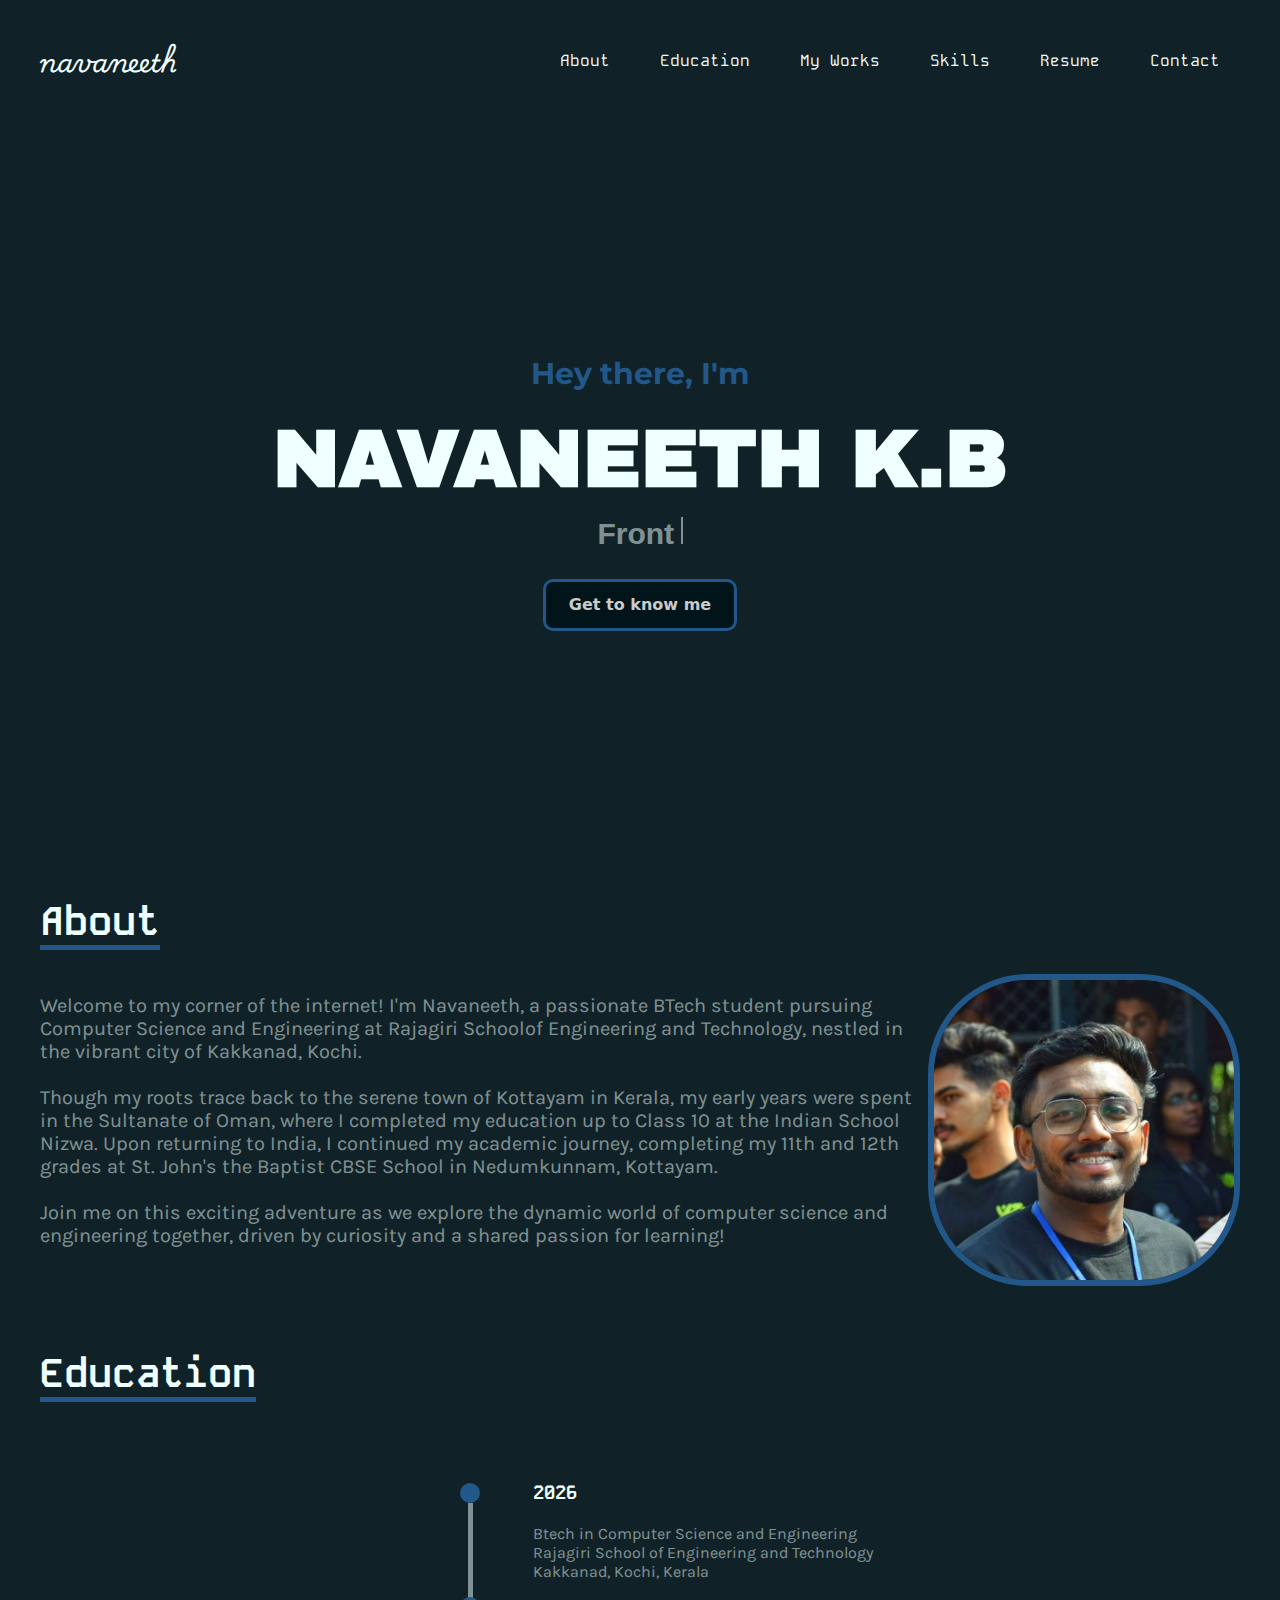
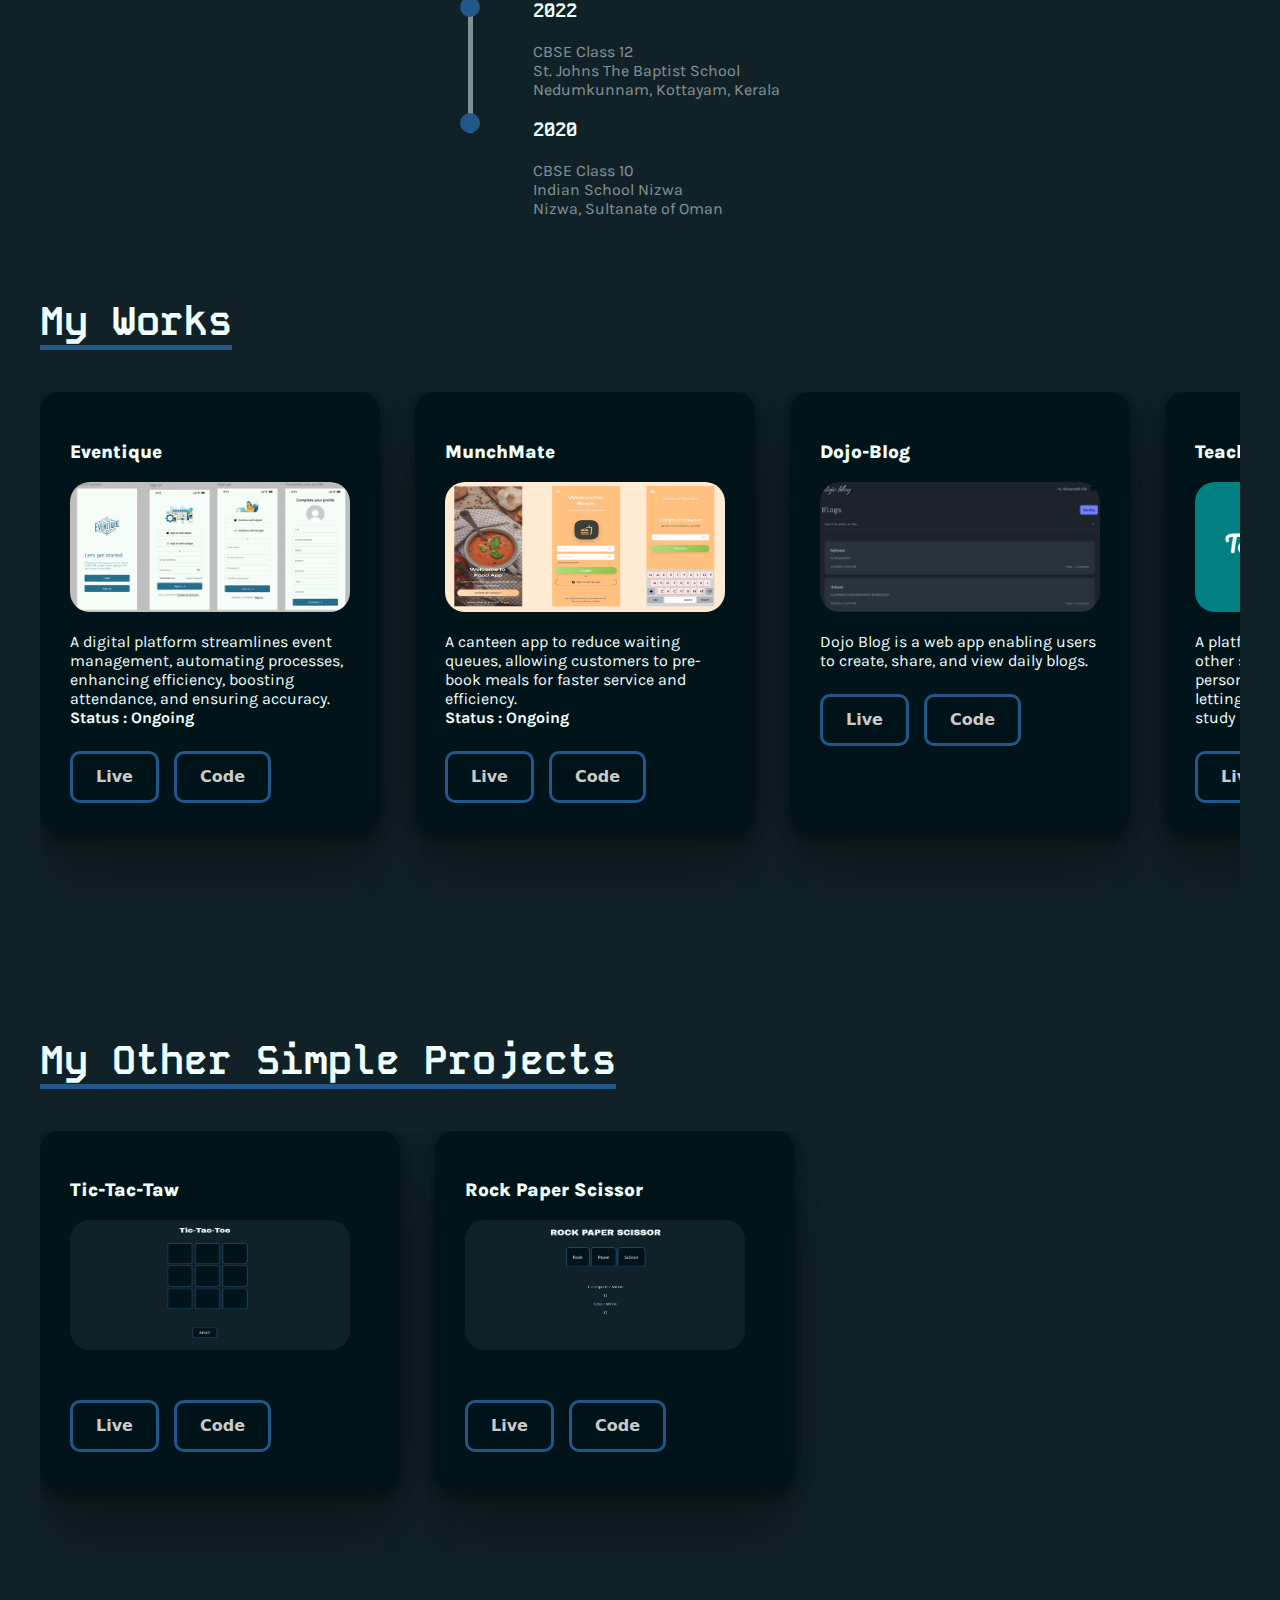
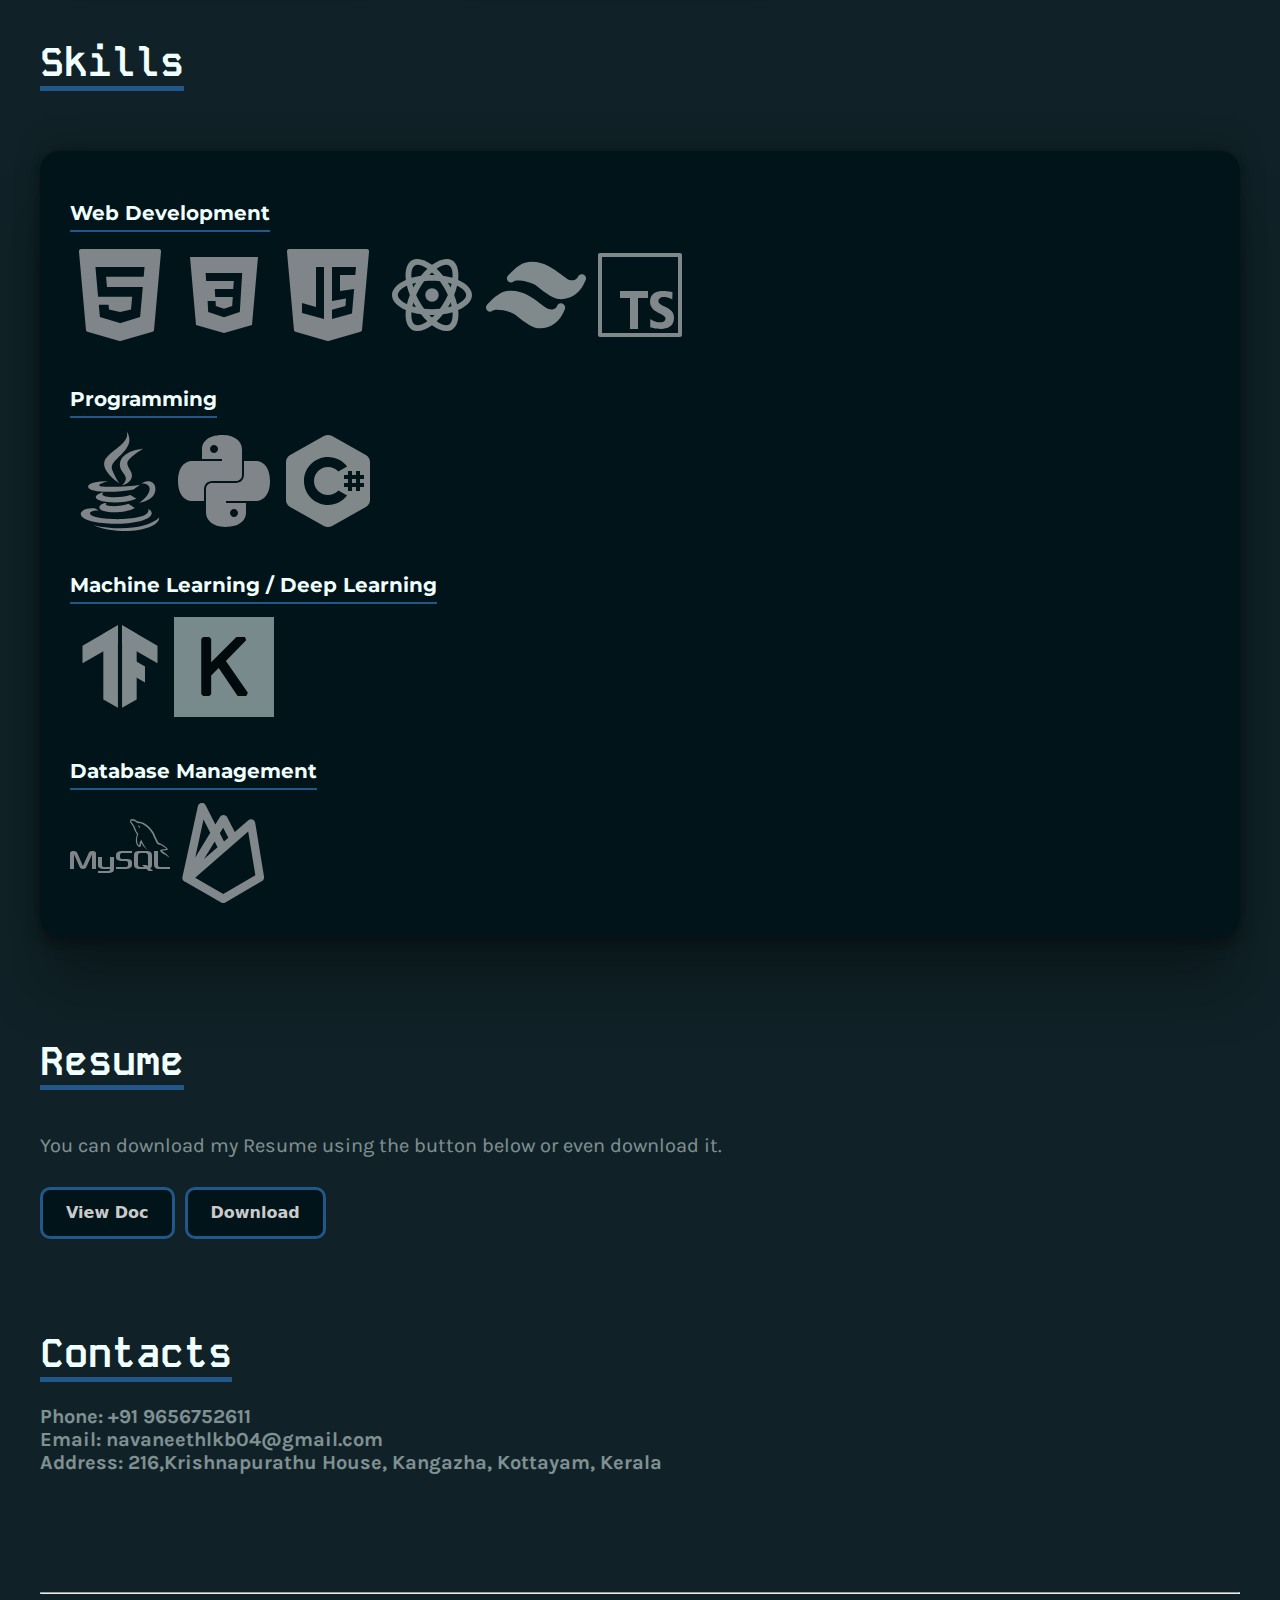
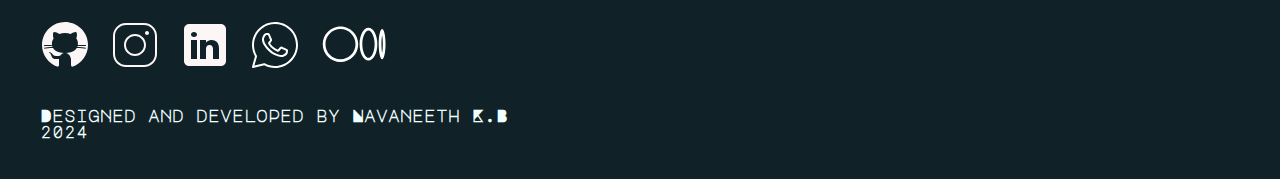
<file: index.html>
<!DOCTYPE html>
<html lang="en">
<head>
    <meta charset="UTF-8">
    <meta name="viewport" content="width=device-width, initial-scale=1.0">
    <title>Portfolio</title>

    <script>
        function repoPrivate() {
            alert("Sorry, this repository is private");
        }
    </script>

    <link rel="preconnect" href="https://fonts.googleapis.com">
<link rel="preconnect" href="https://fonts.gstatic.com" crossorigin>
<link href="https://fonts.googleapis.com/css2?family=Playwrite+CU:wght@100..400&display=swap" rel="stylesheet">
    <link rel="preconnect" href="https://fonts.googleapis.com">
<link rel="preconnect" href="https://fonts.gstatic.com" crossorigin>
<link href="https://fonts.googleapis.com/css2?family=Karla:ital,wght@0,200..800;1,200..800&family=Kode+Mono:wght@400..700&family=Press+Start+2P&family=Rubik+Glitch+Pop&family=Urbanist:ital,wght@0,100..900;1,100..900&display=swap" rel="stylesheet">
    <link href="https://db.onlinewebfonts.com/c/b10849c899982654fae3f01d02269043?family=Emulogic" rel="stylesheet">
    <link rel="preconnect" href="https://fonts.googleapis.com">
<link rel="preconnect" href="https://fonts.gstatic.com" crossorigin>
<link href="https://fonts.googleapis.com/css2?family=Karla:ital,wght@0,200..800;1,200..800&family=Kode+Mono:wght@400..700&family=Rubik+Glitch+Pop&family=Urbanist:ital,wght@0,100..900;1,100..900&display=swap" rel="stylesheet">
    <link rel="preconnect" href="https://fonts.googleapis.com">
<link rel="preconnect" href="https://fonts.gstatic.com" crossorigin>
<link href="https://fonts.googleapis.com/css2?family=Kode+Mono:wght@400..700&family=Rubik+Glitch+Pop&display=swap" rel="stylesheet">
    <link rel="preconnect" href="https://fonts.googleapis.com">
<link rel="preconnect" href="https://fonts.gstatic.com" crossorigin>
<link href="https://fonts.googleapis.com/css2?family=Rubik+Glitch+Pop&display=swap" rel="stylesheet">
<link rel="preconnect" href="https://fonts.googleapis.com">
<link rel="preconnect" href="https://fonts.gstatic.com" crossorigin>
<link href="https://fonts.googleapis.com/css2?family=Karla:ital,wght@0,200..800;1,200..800&family=Kode+Mono:wght@400..700&family=Rubik+Glitch+Pop&display=swap" rel="stylesheet">
    <link rel="preconnect" href="https://fonts.googleapis.com">
<link rel="preconnect" href="https://fonts.gstatic.com" crossorigin>
<link href="https://fonts.googleapis.com/css2?family=Montserrat:wght@200&family=Pacifico&family=Protest+Strike&display=swap" rel="stylesheet">
<link rel="preconnect" href="https://fonts.googleapis.com">
<link rel="preconnect" href="https://fonts.gstatic.com" crossorigin>
<link href="https://fonts.googleapis.com/css2?family=Archivo+Black&display=swap" rel="stylesheet">
<link rel="preconnect" href="https://fonts.googleapis.com">
<link rel="preconnect" href="https://fonts.gstatic.com" crossorigin>
<link href="https://fonts.googleapis.com/css2?family=Archivo+Black&family=Montserrat:ital,wght@0,100..900;1,100..900&display=swap" rel="stylesheet">
<link rel="preconnect" href="https://fonts.googleapis.com">
<link rel="preconnect" href="https://fonts.gstatic.com" crossorigin>
<link href="https://fonts.googleapis.com/css2?family=Major+Mono+Display&display=swap" rel="stylesheet">


    <link rel="stylesheet" href="index.css">

    
    
</head>
<body>
    <br>
    <div id="header">
        <div id="logo">
            <p id="text"> 
                navaneeth
            </p>
        </div>
        <div id="buttons">
            <a id="bt1" class="kodo" href="#aboutPointer">
                About 
            </a>
            <a  id="bt2" class="kodo" href="#eduPointer">
                Education
            </a>
            <a  id="bt3" class="kodo" href="#workPointer">
                My Works
            </a>
            <a  id="bt4" class="kodo" href="#skillsPointer">
                Skills
            </a>
            <a  id="bt5" class="kodo" href="#resumePointer">
                Resume
            </a>
            <a  id="bt6" class="kodo" href="#contactPointer">
                Contact
            </a>
        </div>
    </div>
    <div id="hero">
        <h1 id="hey">Hey there, I'm</h1>
        <h1 id="title">NAVANEETH K.B</h1>
        <div id="spanbar">
            <span id="typing-text"></span>
            <span id="cursor"></span>

            <script>
                const typingText = document.getElementById('typing-text');
                const cursor = document.getElementById('cursor');
                const words = ["Front-End Web Developer", "Undergrad", "Student","Engineer"]; // Replace with your desired words
                let currentWordIndex = 0;

                function typeWriter() {
                const word = words[currentWordIndex % words.length];
                let i = 0;
                let speed = 150; // Increased typing speed
                const typing = setInterval(() => {
                    if (i < word.length) {
                    typingText.textContent += word[i];
                    i++;
                    } else {
                    clearInterval(typing);
                    backspace(word);
                    }
                }, speed);
                }

                function backspace(word) {
                let i = word.length - 1;
                let speed = 130; // Increased backspacing speed
                const backspacing = setInterval(() => {
                    if (i >= 0) {
                    typingText.textContent = typingText.textContent.slice(0, -1);
                    i--;
                    } else {
                    clearInterval(backspacing);
                    currentWordIndex++;
                    typeWriter();
                    }
                }, speed);
                }

                typeWriter();
            </script>
        </div>
        <br>
        <a id="download" href="#aboutPointer">
            Get to know me
        </a>
    </div>
    <br>
    <br>
    <div id="aboutPointer"></div>
    <div id="about">
        <h1 class="kodo" id="sub_head">About</h1>
        <div id="about_content">
            <p id="about_para">
                Welcome to my corner of the internet! I'm Navaneeth, a passionate BTech student pursuing Computer Science and Engineering at Rajagiri Schoolof Engineering and Technology, nestled in the vibrant city of Kakkanad, Kochi. 
                <br><br>Though my roots trace back to the serene town of Kottayam in Kerala, my early years were spent in the Sultanate of Oman, where I completed my education up to Class 10 at the Indian School Nizwa. Upon returning to India, I continued my academic journey, completing my 11th and 12th grades at St. John's the Baptist CBSE School in Nedumkunnam, Kottayam. 
                <br><br>Join me on this exciting adventure as we explore the dynamic world of computer science and engineering together, driven by curiosity and a shared passion for learning!
            </p>
            <img src="IMG-20231217-WA0121-01.jpeg.jpg" alt="" id="img">
        </div>
    </div>
    <br>
    <br>
    <div id="eduPointer"></div>
    <div id="edu">
        <h1 class="kodo" id="sub_head">Education</h1>
        <br>
        <br>
        <div id="edu_content">
            <div id="line">
                <div class="vertical_line"></div>
                <div class="dot" id="dot1"></div>
                <div class="dot" id="dot2"></div>
                <div class="dot" id="dot3"></div>
            </div>
            <div id="edu_info">
                <div id="edu1">
                    <h3 id="edu_yr" class="kodo">2026</h3>
                    <div id="edu_details">
                        <p>Btech in Computer Science and Engineering
                            <br>Rajagiri School of Engineering and Technology
                            <br>Kakkanad, Kochi, Kerala
                        </p>
                    </div>
                </div>
                <div id="edu2">
                    <h3 id="edu_yr" class="kodo">2022</h3>
                    <div id="edu_details">
                        <p>CBSE Class 12
                            <br>St. Johns The Baptist School
                            <br>Nedumkunnam, Kottayam, Kerala
                        </p>
                    </div>  
                </div>
                <div id="edu3">
                    <h3 id="edu_yr" class="kodo">2020</h3>
                    <div id="edu_details">
                        <p>CBSE Class 10
                            <br>Indian School Nizwa
                            <br>Nizwa, Sultanate of Oman
                        </p>
                    </div>
                </div>
            </div>
        </div>
    </div>
    <br>
    <br>
    <div id="workPointer"></div>
    <div id="my_works">
        
        <h1 id="sub_head" class="kodo">My Works</h1>
        <br>
        <div id="works_con">   
            <div id="works">
                <div id="work_info">
                    <h3 id="teach_title">
                        <b>Eventique</b>
                    </h3>
                    
                    <img src="eventique.png" alt="" id="work_img">
                    <p id="teach">
                        A digital platform streamlines event management, automating processes, enhancing efficiency, boosting attendance, and ensuring accuracy.
                        <br><b>Status : Ongoing</b>
                    </p>
                </div>
                <br>
                <br>
                <div id="works_buttons">
                    <a id="download" href="https://eventique.onrender.com/" >
                        Live
                    </a>
                    <a id="download" onclick="repoPrivate()" >
                        Code
                    </a>
                </div>
            </div>
            <div id="works">
                <div id="work_info">
                    <h3 id="teach_title">
                        <b>MunchMate</b>
                    </h3>
                    
                    <img src="Screenshot 2024-07-24 161007.png" alt="" id="work_img">
                    <p id="teach">
                        A canteen app to reduce waiting queues, allowing customers to pre-book meals for faster service and efficiency.
                        <br><b>Status : Ongoing</b>
                    </p>
                </div>
                <br>
                <br>
                <div id="works_buttons">
                    <a id="download" href="https://munch-mate1.web.app/home" >
                        Live
                    </a>
                    <a id="download" onclick="repoPrivate()">
                        Code
                    </a>
                </div>
            </div>
            <div id="works">
                <div id="work_info">
                    <h3 id="teach_title">
                        <b>Dojo-Blog</b>
                    </h3>
                    
                    <img src="dojo blog.png" alt="" id="work_img">
                    <p id="teach">
                        Dojo Blog is a web app enabling users to create, share, and view daily blogs.
                        
                    </p>
                </div>
                <br>
                <br>
                <div id="works_buttons">
                    <a id="download" href="https://dojo-blog-navaneeth-kbs-projects.vercel.app/" >
                        Live
                    </a>
                    <a id="download" href="https://github.com/navaneeth-kb/Dojo-Blog" >
                        Code
                    </a>
                </div>
            </div>
            <div id="works">
                <div id="work_info">
                    <h3 id="teach_title">
                        <b>Teach 'N Learn</b>
                    </h3>
                    
                    <img src="Picture1.png" alt="" id="work_img">
                    <p id="teach">
                        A platform that connects students to other students for a budget friendly personalized tutoring, while also letting them share and sell study materials.
                    </p>
                </div>
                <br>
                <br>
                <div id="works_buttons">
                    <a id="download" href="https://navaneeth-kb.github.io/Teach-NLearn/" >
                        Live
                    </a>
                    <a id="download" href="https://github.com/navaneeth-kb/Teach-NLearn" >
                        Code
                    </a>
                </div>
            </div>
            
            <div id="works">
                <div id="work_info">
                    <h3 id="teach_title">
                        <b>Retinal Image Segmentation</b>
                    </h3>
                    
                    <img src="Screenshot 2024-07-20 190950.png" alt="" id="work_img">
                    <p id="teach">
                        
                        A model segments retinal blood vessels, aiding early Alzheimer's detection and showcasing deep learning's potential to enhance medical diagnostics and outcomes.
                    </p>
                </div>
                <br>
                <br>
                <div id="works_buttons">
                    <a id="download" href="https://medium.com/@navaneethkb/segmentation-of-blood-vessels-from-retinal-images-014c99936fd6" >
                        Details
                    </a>
                    <a id="download" href="https://github.com/navaneeth-kb/Retina-Image-Segmentation" >
                        Code
                    </a>
                </div>
            </div>
        </div>
    </div>
    
    <br>
    <br>
    <div id="simple_projects">
        <h1 id="sub_head" class="kodo">My Other Simple Projects</h1>
        <br>
        <div id="works_con_s">         
            <div id="simple_works">
                <div id="work_info">
                    <h3 id="teach_title">
                        <b>Tic-Tac-Taw</b>
                    </h3>
                    
                    <img src="Screenshot 2024-07-24 140554.png" alt="" id="work_img">
                    
                </div>
                <br>
                <br>
                <br>
                <br>
                <div id="works_buttons">
                    <a id="download" href="https://navaneeth-kb.github.io/Tic-Tac-Toe/" >
                        Live
                    </a>
                    <a id="download" href="https://github.com/navaneeth-kb/Tic-Tac-Toe" >
                        Code
                    </a>
                </div>
            </div>
            <div id="simple_works">
                <div id="work_info">
                    <h3 id="teach_title">
                        <b>Rock Paper Scissor</b>
                    </h3>
                    
                    <img src="Screenshot 2024-07-24 131512.png" alt="" id="work_img">
                    
                </div>
                <br>
                <br>
                <br>
                <br>
                <div id="works_buttons">
                    <a id="download" href="https://navaneeth-kb.github.io/Rock-Paper-Scissor/" >
                        Live
                    </a>
                    <a id="download" href="https://github.com/navaneeth-kb/Rock-Paper-Scissor" >
                        Code
                    </a>
                </div>
            </div>
        </div>
    </div>
    <div id="skillsPointer"></div>
    <div id="skills">
        <h1 id="sub_head" class="kodo">Skills</h1>
        <br>
        <br>
        <div id="skills_content">
            <h3 id="skills_heading">Web Development</h3>
            <div>
                <svg xmlns="http://www.w3.org/2000/svg" x="0px" y="0px" width="100" height="100"  viewBox="0,0,256,256" opacity="0.5">
                    <g fill="#fcf6f6" fill-rule="nonzero" stroke="none" stroke-width="1" stroke-linecap="butt" stroke-linejoin="miter" stroke-miterlimit="10" stroke-dasharray="" stroke-dashoffset="0" font-family="none" font-weight="none" font-size="none" text-anchor="none" style="mix-blend-mode: normal"><g transform="scale(5.12,5.12)"><path d="M45.27344,2.32422c-0.1875,-0.20703 -0.45703,-0.32422 -0.73828,-0.32422h-39.07031c-0.28125,0 -0.55078,0.11719 -0.73828,0.32422c-0.19141,0.20703 -0.28516,0.48438 -0.25781,0.76563l3.51953,39.42578c0.03516,0.41406 0.32422,0.75781 0.72266,0.875l16.01172,4.57031c0.08594,0.02734 0.17969,0.03906 0.27344,0.03906c0.09375,0 0.18359,-0.01172 0.27344,-0.03906l16.02344,-4.57031c0.39844,-0.11719 0.68359,-0.46094 0.72266,-0.875l3.51563,-39.42578c0.02734,-0.28125 -0.06641,-0.55859 -0.25781,-0.76562zM36.84766,15.91797h-18.8125l0.44922,5.08984h17.91016l-1.34375,15.04297l-10.05859,3.03906l-0.09766,-0.03125l-9.94141,-3.01172l-0.54297,-6.12891h4.87109l0.21094,2.37891l5.55859,1.16406l5.45703,-1.16406l0.58203,-6.4375h-17.04297l-1.32422,-14.80469h24.55859z"></path></g></g>
                </svg>
                <svg xmlns="http://www.w3.org/2000/svg" x="0px" y="0px" width="100" height="100" viewBox="0,0,256,256" opacity="0.5">
                    <g fill="#fcf6f6" fill-rule="evenodd" stroke="none" stroke-width="1" stroke-linecap="butt" stroke-linejoin="miter" stroke-miterlimit="10" stroke-dasharray="" stroke-dashoffset="0" font-family="none" font-weight="none" font-size="none" text-anchor="none" style="mix-blend-mode: normal"><g transform="scale(5.12,5.12)"><path d="M42,6l-3,34l-14,4l-14,-4l-3,-34zM16.80078,28h4l0.09766,2.5l4.10156,1.39844l4.10156,-1.39844l0.29688,-4.5h-8.79687l-0.20312,-4h9.20313l0.29688,-4h-13.79687l-0.30078,-4h18.30078l-0.5,8l-0.70312,11.5l-7.89844,2.60156l-7.89844,-2.60156z"></path></g></g>
                </svg>
                <svg xmlns="http://www.w3.org/2000/svg" x="0px" y="0px" width="100" height="100" viewBox="0,0,256,256" opacity="0.5">
                    <g fill="#fcf6f6" fill-rule="nonzero" stroke="none" stroke-width="1" stroke-linecap="butt" stroke-linejoin="miter" stroke-miterlimit="10" stroke-dasharray="" stroke-dashoffset="0" font-family="none" font-weight="none" font-size="none" text-anchor="none" style="mix-blend-mode: normal"><g transform="scale(5.12,5.12)"><path d="M45.274,2.325c-0.19,-0.207 -0.457,-0.325 -0.738,-0.325h-39.072c-0.281,0 -0.548,0.118 -0.738,0.325c-0.19,0.207 -0.283,0.485 -0.258,0.764l3.52,39.427c0.037,0.412 0.324,0.759 0.722,0.873l16.01,4.573c0.089,0.025 0.182,0.038 0.274,0.038c0.092,0 0.185,-0.013 0.274,-0.038l16.024,-4.573c0.398,-0.114 0.685,-0.461 0.722,-0.873l3.518,-39.427c0.025,-0.279 -0.069,-0.557 -0.258,-0.764zM12,29.004l7,1.942v-19.946h4v26l-11,-3.051zM38.054,22l-1.054,12.25l-10,2.75v-4.601l6.75,-1.855l0.25,-3.75l-7,1.206v-17h12l-0.345,4h-7.655v8z"></path></g></g>
                </svg>
                <svg xmlns="http://www.w3.org/2000/svg" x="0px" y="0px" width="100" height="100" viewBox="0,0,256,256" opacity="0.5">
                    <g fill="#ffffff" fill-rule="nonzero" stroke="none" stroke-width="1" stroke-linecap="butt" stroke-linejoin="miter" stroke-miterlimit="10" stroke-dasharray="" stroke-dashoffset="0" font-family="none" font-weight="none" font-size="none" text-anchor="none" style="mix-blend-mode: normal"><g transform="scale(8.53333,8.53333)"><path d="M10.67969,4.18164c-0.611,0 -1.17769,0.13678 -1.67969,0.42578c-1.56887,0.90579 -2.16603,3.11312 -1.84961,5.86133c-2.53769,1.10008 -4.15039,2.71992 -4.15039,4.53125c0,1.81133 1.6127,3.43117 4.15039,4.53125c-0.31626,2.7481 0.28074,4.95554 1.84961,5.86133c0.501,0.289 1.06769,0.42578 1.67969,0.42578c1.30263,0 2.80816,-0.65377 4.32031,-1.77539c1.51228,1.12162 3.01964,1.77539 4.32227,1.77539c0.611,0 1.17769,-0.13678 1.67969,-0.42578c1.56886,-0.90579 2.16602,-3.11315 1.84961,-5.86133c2.53674,-1.10007 4.14844,-2.72031 4.14844,-4.53125c0,-1.81133 -1.6127,-3.43117 -4.15039,-4.53125c0.31626,-2.7481 -0.28074,-4.95554 -1.84961,-5.86133c-0.501,-0.29 -1.06769,-0.42578 -1.67969,-0.42578c-1.30263,0 -2.80816,0.65377 -4.32031,1.77539c-1.51224,-1.12162 -3.01814,-1.77539 -4.32031,-1.77539zM10.67969,5.93164c0.78163,0 1.81527,0.41561 2.9375,1.18555c-0.65982,0.62268 -1.30604,1.33074 -1.92774,2.11914c-1.00837,0.14459 -1.95911,0.35536 -2.83984,0.61914c-0.00473,-0.06108 -0.01593,-0.12517 -0.01953,-0.18555c-0.107,-1.78 0.28392,-3.10688 1.04492,-3.54687c0.225,-0.13 0.48769,-0.19141 0.80469,-0.19141zM19.32031,5.93164c0.316,0 0.57969,0.06141 0.80469,0.19141c0.761,0.439 1.15192,1.76687 1.04492,3.54688c-0.00363,0.06038 -0.01478,0.12447 -0.01953,0.18555c-0.88129,-0.26394 -1.83272,-0.47454 -2.8418,-0.61914c-0.62169,-0.78829 -1.26598,-1.49653 -1.92578,-2.11914c1.12215,-0.76981 2.15627,-1.18555 2.9375,-1.18555zM15,8.22852c0.27108,0.24674 0.54027,0.50752 0.8125,0.79297c-0.26978,-0.00906 -0.53813,-0.02148 -0.8125,-0.02148c-0.27371,0 -0.5414,0.01247 -0.81055,0.02148c0.27199,-0.28515 0.53972,-0.54647 0.81055,-0.79297zM15,10.75c0.82869,0 1.61413,0.04632 2.35938,0.12695c0.45449,0.61774 0.9024,1.27086 1.32227,1.99805c0.40243,0.69703 0.7583,1.41049 1.07227,2.125c-0.31401,0.71494 -0.66959,1.4295 -1.07227,2.12695c-0.41856,0.72509 -0.86536,1.374 -1.31836,1.99023c-0.77157,0.08442 -1.56306,0.13281 -2.36328,0.13281c-0.82869,0 -1.61413,-0.04632 -2.35937,-0.12695c-0.45449,-0.61774 -0.9024,-1.26891 -1.32227,-1.99609c-0.40267,-0.69745 -0.75816,-1.41201 -1.07226,-2.12695c0.31388,-0.71451 0.66983,-1.42797 1.07226,-2.125c0.41872,-0.72509 0.86525,-1.37595 1.31836,-1.99219c0.77157,-0.08442 1.56306,-0.13281 2.36328,-0.13281zM19.74609,11.29102c0.39675,0.09579 0.77816,0.19919 1.13672,0.31445c-0.08123,0.36705 -0.18058,0.74114 -0.29297,1.11914c-0.12868,-0.24147 -0.25347,-0.48371 -0.39258,-0.72461c-0.14313,-0.2478 -0.30202,-0.47044 -0.45117,-0.70898zM10.25195,11.29297c-0.14865,0.23781 -0.30655,0.46002 -0.44922,0.70703c-0.13907,0.24094 -0.26394,0.48311 -0.39258,0.72461c-0.11265,-0.37878 -0.21361,-0.75331 -0.29492,-1.12109c0.36514,-0.11537 0.7456,-0.21753 1.13672,-0.31055zM7.46875,12.24609c0.2107,0.88962 0.50298,1.81182 0.87891,2.75195c-0.37513,0.9379 -0.66618,1.85841 -0.87695,2.74609c-1.74147,-0.84094 -2.7207,-1.88777 -2.7207,-2.74414c0,-0.879 0.95188,-1.88073 2.54688,-2.67773c0.05444,-0.02724 0.11625,-0.04957 0.17188,-0.07617zM22.5293,12.25586c1.74147,0.84094 2.7207,1.88777 2.7207,2.74414c0,0.879 -0.95188,1.88073 -2.54687,2.67773c-0.05444,0.02723 -0.11625,0.04957 -0.17187,0.07617c-0.21082,-0.89014 -0.50071,-1.81321 -0.87695,-2.75391c0.37468,-0.93709 0.66441,-1.8572 0.875,-2.74414zM15,13c-1.105,0 -2,0.895 -2,2c0,1.105 0.895,2 2,2c1.105,0 2,-0.895 2,-2c0,-1.105 -0.895,-2 -2,-2zM9.41016,17.27539c0.12872,0.24156 0.25537,0.48362 0.39453,0.72461c0.14297,0.24762 0.30023,0.47061 0.44922,0.70898c-0.39675,-0.09579 -0.77816,-0.19919 -1.13672,-0.31445c0.08129,-0.36728 0.18048,-0.7409 0.29297,-1.11914zM20.58984,17.27734c0.11252,0.37842 0.21367,0.75171 0.29492,1.11914c-0.36514,0.11537 -0.7456,0.21753 -1.13672,0.31055c0.14865,-0.23781 0.30655,-0.46002 0.44922,-0.70703c0.13878,-0.24044 0.26418,-0.48166 0.39258,-0.72266zM8.84961,20.14453c0.88129,0.26394 1.83272,0.47454 2.8418,0.61914c0.62188,0.78867 1.26568,1.49826 1.92578,2.12109c-1.12215,0.76972 -2.15592,1.18555 -2.9375,1.18555c-0.316,0 -0.57969,-0.06336 -0.80469,-0.19336c-0.761,-0.439 -1.15192,-1.76492 -1.04492,-3.54492c0.00366,-0.06101 0.01472,-0.12578 0.01953,-0.1875zM21.15039,20.14453c0.00479,0.06172 0.01589,0.12649 0.01953,0.1875c0.107,1.78 -0.28392,3.10492 -1.04492,3.54492c-0.225,0.13 -0.48769,0.19336 -0.80469,0.19336c-0.78158,0 -1.81535,-0.4157 -2.9375,-1.18555c0.66015,-0.6229 1.30573,-1.33231 1.92773,-2.12109c1.00837,-0.14459 1.95911,-0.35536 2.83984,-0.61914zM14.1875,20.97852c0.26978,0.00906 0.53813,0.02148 0.8125,0.02148c0.27437,0 0.54272,-0.01242 0.8125,-0.02148c-0.27223,0.28545 -0.54142,0.54625 -0.8125,0.79297c-0.27108,-0.24674 -0.54027,-0.50752 -0.8125,-0.79297z"></path></g></g>
                </svg>
                <svg xmlns="http://www.w3.org/2000/svg" x="0px" y="0px" width="100" height="100" viewBox="0,0,256,256" opacity="0.5">
                    <g fill="#ffffff" fill-rule="nonzero" stroke="none" stroke-width="1" stroke-linecap="butt" stroke-linejoin="miter" stroke-miterlimit="10" stroke-dasharray="" stroke-dashoffset="0" font-family="none" font-weight="none" font-size="none" text-anchor="none" style="mix-blend-mode: normal"><g transform="scale(10.66667,10.66667)"><path d="M23.395,7.081c-0.488,-0.207 -1.053,-0.002 -1.29,0.472c-0.224,0.448 -0.523,0.723 -0.914,0.838c-0.612,0.183 -1.343,-0.052 -1.685,-0.253c-0.451,-0.265 -0.974,-0.667 -1.527,-1.092c-1.765,-1.358 -3.961,-3.046 -6.979,-3.046c-2.414,0 -3.654,1.239 -5.707,3.293c-0.391,0.391 -0.394,1.027 -0.003,1.417c0.38,0.382 0.99,0.394 1.382,0.03c0.01,-0.009 0.02,-0.019 0.03,-0.028c0.552,-0.426 4.03,-0.012 5.55,1.196c2.259,1.795 3.89,3.092 5.748,3.092c2.659,0 4.879,-1.741 5.94,-4.658c0.181,-0.498 -0.058,-1.051 -0.545,-1.261zM18.395,14.081c-0.488,-0.207 -1.053,-0.002 -1.29,0.472c-0.224,0.448 -0.523,0.723 -0.914,0.838c-0.612,0.18 -1.343,-0.052 -1.685,-0.253c-0.451,-0.265 -0.974,-0.667 -1.527,-1.092c-1.765,-1.358 -3.961,-3.046 -6.979,-3.046c-2.414,0 -3.654,1.239 -5.707,3.293c-0.391,0.391 -0.394,1.027 -0.003,1.417c0.38,0.382 0.991,0.395 1.383,0.03c0.01,-0.009 0.02,-0.019 0.03,-0.028c0.551,-0.426 4.031,-0.012 5.55,1.196c2.258,1.795 3.889,3.092 5.747,3.092c2.659,0 4.879,-1.741 5.94,-4.658c0.181,-0.498 -0.058,-1.051 -0.545,-1.261z"></path></g></g>
                </svg>
                <svg xmlns="http://www.w3.org/2000/svg" x="0px" y="0px" width="100" height="100" viewBox="0,0,256,256" opacity="0.5">
                    <g fill="#fefcfc" fill-rule="nonzero" stroke="none" stroke-width="1" stroke-linecap="butt" stroke-linejoin="miter" stroke-miterlimit="10" stroke-dasharray="" stroke-dashoffset="0" font-family="none" font-weight="none" font-size="none" text-anchor="none" style="mix-blend-mode: normal"><g transform="scale(5.12,5.12)"><path d="M5,4c-0.55226,0.00006 -0.99994,0.44774 -1,1v40c0.00006,0.55226 0.44774,0.99994 1,1h40c0.55226,-0.00006 0.99994,-0.44774 1,-1v-40c-0.00006,-0.55226 -0.44774,-0.99994 -1,-1zM6,6h38v38h-38zM15,23v3.44531h5v15.55469h4v-15.55469h5v-3.44531zM36.69141,23.00977c-3.11462,-0.0124 -6.67383,0.93145 -6.67383,5.31445c0,5.73 7.7207,5.73141 7.7207,8.31641c0,0.245 0.10391,2.02539 -2.62109,2.02539c-2.725,0 -4.99609,-1.71289 -4.99609,-1.71289v4.1582c0,0 11.88086,3.84273 11.88086,-4.82227c-0.001,-5.625 -7.79297,-5.34367 -7.79297,-8.13867c0,-1.083 0.76939,-2.0957 2.90039,-2.0957c2.131,0 4.01758,1.25781 4.01758,1.25781l0.14063,-3.70508c0,0 -2.15369,-0.58801 -4.57617,-0.59766z"></path></g></g>
                </svg>
            </div>
            <br>
            <div>
                <h3 id="skills_heading">Programming</h3>
                <svg xmlns="http://www.w3.org/2000/svg" x="0px" y="0px" width="100" height="100" viewBox="0,0,256,256" opacity="0.5">
                    <g fill="#fcf6f6" fill-rule="nonzero" stroke="none" stroke-width="1" stroke-linecap="butt" stroke-linejoin="miter" stroke-miterlimit="10" stroke-dasharray="" stroke-dashoffset="0" font-family="none" font-weight="none" font-size="none" text-anchor="none" style="mix-blend-mode: normal"><g transform="scale(5.12,5.12)"><path d="M28.1875,0c2.75,6.36328 -9.85937,10.29297 -11.03125,15.59375c-1.07422,4.87109 7.49219,10.53125 7.5,10.53125c-1.30078,-2.01562 -2.25781,-3.67578 -3.5625,-6.8125c-2.20703,-5.30469 13.44141,-10.10547 7.09375,-19.3125zM36.5625,8.8125c0,0 -11.0625,0.71094 -11.625,7.78125c-0.25,3.14844 2.91016,4.80469 3,7.09375c0.07422,1.87109 -1.875,3.4375 -1.875,3.4375c0,0 3.54688,-0.67578 4.65625,-3.53125c1.23047,-3.16797 -2.39844,-5.30859 -2.03125,-7.84375c0.35156,-2.42578 7.875,-6.9375 7.875,-6.9375zM19.1875,25.15625c0,0 -10.125,-0.14453 -10.125,2.71875c0,2.99219 13.25391,3.21484 22.71875,1.375c0,0 2.51563,-1.73047 3.1875,-2.375c-6.20312,1.26563 -20.34375,1.40625 -20.34375,0.3125c0,-1.00781 4.5625,-2.03125 4.5625,-2.03125zM38.65625,25.15625c-0.99219,0.07813 -2.0625,0.46094 -3.03125,1.15625c2.28125,-0.49219 4.21875,0.92188 4.21875,2.53125c0,3.625 -5.25,7.03125 -5.25,7.03125c0,0 8.125,-0.92187 8.125,-6.875c0,-2.70312 -1.87891,-4.01562 -4.0625,-3.84375zM16.75,30.71875c-1.55469,0 -3.875,1.21875 -3.875,2.375c0,2.32422 11.6875,4.11328 20.34375,0.71875l-3,-1.84375c-5.86719,1.87891 -16.67187,1.26563 -13.46875,-1.25zM18.1875,35.9375c-2.12891,0 -3.53125,1.28516 -3.53125,2.25c0,2.98438 12.71484,3.28516 17.75,0.25l-3.1875,-2.03125c-3.76172,1.58984 -13.20312,1.83203 -11.03125,-0.46875zM11.09375,38.625c-3.46875,-0.07031 -5.71875,1.48828 -5.71875,2.78125c0,6.875 35.5,6.55859 35.5,-0.46875c0,-1.16797 -1.34766,-1.73437 -1.84375,-2c2.90234,6.71875 -29.0625,6.18359 -29.0625,2.21875c0,-0.90234 2.35156,-1.76562 4.53125,-1.34375l-1.84375,-1.0625c-0.54297,-0.08203 -1.06641,-0.11328 -1.5625,-0.125zM44.625,43.25c-5.39844,5.11719 -19.07812,6.97266 -32.84375,3.8125c13.76172,5.63281 32.77734,2.47266 32.84375,-3.8125z"></path></g></g>
                </svg>
                <svg xmlns="http://www.w3.org/2000/svg" x="0px" y="0px" width="100" height="100" viewBox="0,0,256,256" opacity="0.5">
                    <g fill="#fcf6f6" fill-rule="nonzero" stroke="none" stroke-width="1" stroke-linecap="butt" stroke-linejoin="miter" stroke-miterlimit="10" stroke-dasharray="" stroke-dashoffset="0" font-family="none" font-weight="none" font-size="none" text-anchor="none" style="mix-blend-mode: normal"><g transform="scale(5.12,5.12)"><path d="M24.5,2c-8.69922,0 -10.5,4.49219 -10.5,7.09375v4.90625h10v1h-14.90625c-3.30078,0 -7.09375,2.60156 -7.09375,10c0,7.39844 3.79297,10 7.09375,10h5.90625v-6c0,-2.19922 1.80078,-4 4,-4h12c1.69922,0 3,-1.30078 3,-3v-12.90625c0,-3.5 -3.30078,-7.09375 -9.5,-7.09375zM20,7c1.10156,0 2,0.89844 2,2c0,1.10156 -0.89844,2 -2,2c-1.10156,0 -2,-0.89844 -2,-2c0,-1.10156 0.89844,-2 2,-2zM35,15v7c0,2.19922 -1.80078,4 -4,4h-12c-1.69922,0 -3,1.30078 -3,3v11.90625c0,3.5 3.30078,7.09375 9.5,7.09375c8.69922,0 10.5,-4.49219 10.5,-7.09375v-4.90625h-10v-1h14.90625c3.30078,0 7.09375,-2.60156 7.09375,-10c0,-7.39844 -3.79297,-10 -7.09375,-10zM30,39c1.10156,0 2,0.89844 2,2c0,1.10156 -0.89844,2 -2,2c-1.10156,0 -2,-0.89844 -2,-2c0,-1.10156 0.89844,-2 2,-2z"></path></g></g>
                </svg>
                <svg xmlns="http://www.w3.org/2000/svg" x="0px" y="0px" width="100" height="100" viewBox="0,0,256,256" opacity="0.5">
                    <g fill="#fffbfb" fill-rule="nonzero" stroke="none" stroke-width="1" stroke-linecap="butt" stroke-linejoin="miter" stroke-miterlimit="10" stroke-dasharray="" stroke-dashoffset="0" font-family="none" font-weight="none" font-size="none" text-anchor="none" style="mix-blend-mode: normal"><g transform="scale(5.12,5.12)"><path d="M25,2c-0.71484,0 -1.42969,0.17969 -2.06641,0.53906l-16.84375,9.46484c-1.28906,0.72266 -2.08984,2.07813 -2.08984,3.53125v18.92969c0,1.45313 0.80078,2.80859 2.08984,3.53125l16.84375,9.46484c0.63672,0.35938 1.35156,0.53906 2.06641,0.53906c0.71484,0 1.42969,-0.17969 2.06641,-0.53906l16.84375,-9.46094c1.28906,-0.72656 2.08984,-2.08203 2.08984,-3.53516v-18.92969c0,-1.45312 -0.80078,-2.80859 -2.08984,-3.53125l-16.84375,-9.46484c-0.63672,-0.35937 -1.35156,-0.53906 -2.06641,-0.53906zM25,13c3.78125,0 7.27734,1.75391 9.54297,4.73828l-4.38281,2.53906c-1.31641,-1.44141 -3.1875,-2.27734 -5.16016,-2.27734c-3.85937,0 -7,3.14063 -7,7c0,3.85938 3.14063,7 7,7c1.97266,0 3.84375,-0.83594 5.16016,-2.27734l4.38281,2.53906c-2.26562,2.98438 -5.76172,4.73828 -9.54297,4.73828c-6.61719,0 -12,-5.38281 -12,-12c0,-6.61719 5.38281,-12 12,-12zM35,20h2v2h2v-2h2v2h2v2h-2v2h2v2h-2v2h-2v-2h-2v2h-2v-2h-2v-2h2v-2h-2v-2h2zM37,24v2h2v-2z"></path></g></g>
                </svg>
            </div>
            <br>
            <div>
                <h3 id="skills_heading">Machine Learning / Deep Learning</h3>
                <svg xmlns="http://www.w3.org/2000/svg" x="0px" y="0px" width="100" height="100" viewBox="0,0,256,256" opacity="0.5">
                    <g fill="#ffffff" fill-rule="nonzero" stroke="none" stroke-width="1" stroke-linecap="butt" stroke-linejoin="miter" stroke-miterlimit="10" stroke-dasharray="" stroke-dashoffset="0" font-family="none" font-weight="none" font-size="none" text-anchor="none" style="mix-blend-mode: normal"><g transform="scale(5.33333,5.33333)"><path d="M16,39.609l7,4v-39.609l-7,4z"></path><path d="M23,12.433l-17,9.817v-8.5l17,-9.817z"></path><path d="M32,39.609l-7,4v-39.609l7,4z"></path><path d="M25,12.433l17,9.817v-8.5l-17,-9.817z"></path><path d="M29,19.732v7.633l7,4.042v-7.632z"></path></g></g>
                </svg>
                <svg xmlns="http://www.w3.org/2000/svg" opacity="0.5" viewBox="0 0 364.66507 364.66507" height="100" width="100">
                    <path fill="azure" d="M0 0h364.665v364.665H0z"/><path d="M135.592 281.48v-67.7l27.49-27.404 68.963 101.91 31.587.248 5.832-11.905-80.248-116.415 73.876-75.108-4.09-11.909H227.48l-91.888 91.863V80.21l-6.717-7.013H106.06l-6.718 7.012v200.976l7.075 7.19 21.985-.088z" />
                </svg>
            </div>
            <br>
            <div>
                <h3 id="skills_heading">Database Management</h3>
                <svg xmlns="http://www.w3.org/2000/svg" x="0px" y="0px" width="100" height="100" viewBox="0,0,256,256" opacity="0.5">
                    <g fill="#fcf6f6" fill-rule="nonzero" stroke="none" stroke-width="1" stroke-linecap="butt" stroke-linejoin="miter" stroke-miterlimit="10" stroke-dasharray="" stroke-dashoffset="0" font-family="none" font-weight="none" font-size="none" text-anchor="none" style="mix-blend-mode: normal"><g transform="scale(5.12,5.12)"><path d="M31.16797,8c-0.46875,-0.01172 -0.87891,0.16797 -1.08984,0.6875c-0.35937,0.87109 0.53516,1.72266 0.85547,2.16797c0.22266,0.30859 0.51172,0.65625 0.67188,1.00391c0.10547,0.23047 0.12109,0.46094 0.21094,0.70313c0.22266,0.59766 0.57813,1.27734 0.86328,1.83203c0.14453,0.28125 0.30469,0.57422 0.48828,0.82422c0.11328,0.15234 0.30469,0.22266 0.33594,0.45703c-0.1875,0.26563 -0.19922,0.67578 -0.30469,1.01172c-0.47656,1.50391 -0.29687,3.375 0.39453,4.48438c0.21484,0.34375 0.71875,1.07422 1.40625,0.79688c0.60156,-0.24609 0.46875,-1.00781 0.64063,-1.68359c0.03906,-0.14844 0.01563,-0.26172 0.09375,-0.36328v0.03125c0.17969,0.36719 0.36328,0.73438 0.54688,1.09766c0.41016,0.65625 1.13281,1.33984 1.74219,1.80469c0.31641,0.23828 0.56641,0.65234 0.97656,0.79297v-0.03125h-0.03125c-0.07812,-0.125 -0.20312,-0.17578 -0.30469,-0.27344c-0.23828,-0.23437 -0.50391,-0.52734 -0.69922,-0.79687c-0.55859,-0.75391 -1.05078,-1.58203 -1.49609,-2.44141c-0.21484,-0.41016 -0.40234,-0.86328 -0.58203,-1.28125c-0.07031,-0.16406 -0.07031,-0.40625 -0.21484,-0.49219c-0.19922,0.30859 -0.48828,0.55469 -0.64062,0.91797c-0.24219,0.57813 -0.27734,1.28516 -0.36719,2.01563c-0.05469,0.01953 -0.03125,0.00391 -0.05859,0.03125c-0.42578,-0.10547 -0.57812,-0.54297 -0.73437,-0.91797c-0.39844,-0.94922 -0.47656,-2.48047 -0.12109,-3.57031c0.08984,-0.28516 0.5,-1.17578 0.33594,-1.4375c-0.07812,-0.26172 -0.34375,-0.41016 -0.48828,-0.60937c-0.18359,-0.24609 -0.36328,-0.57031 -0.48828,-0.85547c-0.32812,-0.74219 -0.63672,-1.60156 -0.98437,-2.35156c-0.16406,-0.35937 -0.44141,-0.71875 -0.67187,-1.03906c-0.25391,-0.35156 -0.53516,-0.60937 -0.73437,-1.03906c-0.06641,-0.14844 -0.16406,-0.39062 -0.05859,-0.54687c0.03125,-0.10547 0.07813,-0.14844 0.18359,-0.18359c0.17578,-0.13672 0.66797,0.04297 0.85547,0.12109c0.48828,0.20313 0.89844,0.39844 1.3125,0.67188c0.19922,0.13281 0.39844,0.38672 0.64063,0.46094h0.27344c0.43359,0.09766 0.91406,0.02734 1.3125,0.15234c0.71094,0.21484 1.34766,0.55078 1.92188,0.91406c1.76172,1.10938 3.20313,2.69141 4.18359,4.57813c0.16016,0.30469 0.23047,0.59766 0.37109,0.91797c0.27734,0.64844 0.63281,1.32031 0.91406,1.95313c0.27734,0.63672 0.55078,1.27344 0.94531,1.80078c0.20703,0.27734 1.01172,0.42969 1.375,0.58203c0.25391,0.10938 0.67578,0.22266 0.91406,0.36719c0.46484,0.27734 0.91016,0.60938 1.34375,0.91797c0.21875,0.15234 0.88281,0.48438 0.91797,0.76172c-1.07422,-0.02734 -1.89453,0.07031 -2.59375,0.36719c-0.19922,0.08594 -0.51953,0.08594 -0.55078,0.33594c0.10547,0.11328 0.125,0.28516 0.21094,0.42578c0.16797,0.26953 0.44922,0.63281 0.70313,0.82422c0.27734,0.20703 0.55859,0.42969 0.85547,0.61328c0.52344,0.31641 1.10938,0.5 1.61719,0.82031c0.29688,0.19141 0.59766,0.42969 0.88672,0.64063c0.14453,0.10938 0.23828,0.27344 0.42578,0.33984v-0.03125c-0.09766,-0.125 -0.12109,-0.29687 -0.21094,-0.42578l-0.40234,-0.40234c-0.38672,-0.51172 -0.87891,-0.96484 -1.40234,-1.33984c-0.41797,-0.30078 -1.35156,-0.70703 -1.52344,-1.19141l-0.03125,-0.03125c0.29297,-0.03125 0.64063,-0.14062 0.91406,-0.21484c0.46094,-0.12109 0.86719,-0.08984 1.33984,-0.21094c0.21484,-0.0625 0.42969,-0.125 0.64453,-0.18359v-0.125c-0.23828,-0.24219 -0.41016,-0.57031 -0.67187,-0.79297c-0.68359,-0.58203 -1.42969,-1.16406 -2.19922,-1.64844c-0.42578,-0.26953 -0.95312,-0.44531 -1.40234,-0.67187c-0.15234,-0.07812 -0.41797,-0.11719 -0.51953,-0.24609c-0.23828,-0.30078 -0.36719,-0.68359 -0.55078,-1.03516c-0.38281,-0.73828 -0.75781,-1.54297 -1.09766,-2.32031c-0.23047,-0.52734 -0.38281,-1.05078 -0.67187,-1.52734c-1.38672,-2.27734 -2.87891,-3.65625 -5.19141,-5.00781c-0.49219,-0.28906 -1.08203,-0.39844 -1.70703,-0.54687c-0.33984,-0.02344 -0.67187,-0.04297 -1.01172,-0.0625c-0.20312,-0.08594 -0.41797,-0.33594 -0.60937,-0.46094c-0.48047,-0.30078 -1.42578,-0.82422 -2.20703,-0.83594zM34.47656,11.3125c-0.22266,-0.00391 -0.38281,0.02734 -0.55078,0.0625v0.03125h0.03125c0.10547,0.21875 0.29688,0.35938 0.42969,0.54688c0.10156,0.21484 0.19922,0.42969 0.30078,0.64453l0.03125,-0.03125c0.1875,-0.13281 0.27734,-0.34766 0.27734,-0.67187c-0.07812,-0.07812 -0.08984,-0.17969 -0.15234,-0.27344c-0.08984,-0.12891 -0.25781,-0.19922 -0.36719,-0.30859zM1.86719,23.99609c-0.30078,0.01172 -0.62891,0.07031 -0.98438,0.18359c-0.59375,0.17969 -0.88672,0.53516 -0.88672,1.25781v7.5625h2.00391v-7.37891l2.77734,6.30859c0.34375,0.78516 0.8125,1.06641 1.73047,1.06641c0.92188,0 1.37109,-0.28125 1.71484,-1.06641l2.77734,-6.14844v7.21875h2v-7.5625c0,-0.72266 -0.28906,-1.07812 -0.88672,-1.25781c-1.42187,-0.44922 -2.37891,-0.0625 -2.80859,0.91016l-2.85156,6.41406l-2.75781,-6.41406c-0.3125,-0.73047 -0.9375,-1.12891 -1.82812,-1.09375zM26.24609,24c-0.78906,0 -3.24609,0.09375 -3.24609,2v1.23438c0,0.875 0.76953,1.58984 2.4375,1.76563c0.1875,0.01172 0.375,0.02734 0.5625,0.02734c0,0 1.94531,-0.03906 2,-0.02734c1.125,0 1,0.875 1,1v1c0,0.13672 -0.03125,1 -1.01172,1h-4.98828v1h5.00781c0.65625,0 1.29297,-0.13672 1.80078,-0.375c0.84375,-0.38672 1.19141,-0.91016 1.19141,-1.59766v-1.42969c0,-1.53516 -1.90625,-1.59766 -3,-1.59766h-2c-0.78516,0 -0.90625,-0.47656 -1,-1v-1c0.09375,-0.39844 0.26953,-0.9375 0.96484,-1h5.03516v-1zM33.98047,24c-1.47656,0.20313 -1.99609,0.9375 -1.99609,2v5c0,0.97266 0.54297,1.55859 1.66016,1.86328c0.375,0.10547 0.71484,0.14844 1.03516,0.14844l2.22656,-0.01172h1.30859l1.11328,1h2.25l-1.54687,-1.39453c0.72656,-0.30078 0.95313,-0.76172 0.95313,-1.625v-4.98047c0,-1.0625 -0.69141,-1.79687 -2.16797,-2zM42,24v6.95703c0,1.20703 0.68359,1.88672 2.49219,2.02344c0.16797,0.00781 0.33984,0.01953 0.50781,0.01953h5v-1h-4.62109c-1.03125,0 -1.37891,-0.43359 -1.37891,-1.05078v-6.94922zM35.17188,25h2.57422c0.67969,0 1.13672,0.54688 1.23828,1c0,0 0.01563,4.65625 0.01563,5c0,0.34375 -0.19141,0.5 -0.19141,0.5l-0.54297,-0.5h-2.26562l1.11328,1h-1.94141c-0.69531,0 -1.08594,-0.51562 -1.1875,-1v-4.89844c0,-0.53125 0.40625,-1.10156 1.1875,-1.10156zM14,27c0.03906,0.03906 0,4.26172 0,4.34375c0.01563,0.875 1.125,1.64063 2.86328,1.65625h3.13672v0.06641c0,0.1875 0.13672,0.8125 -1,0.93359c-0.01172,0 -4.98828,0 -5,0v1h5.21484c0.88281,-0.02734 2.79688,-0.22656 2.78516,-1.75781c0,-0.02734 0.00781,-6.24219 0,-6.24219h-2v5c-0.03125,0 -2.47656,0.00781 -2.96875,0c-0.96484,-0.01562 -1.04687,-0.56641 -1.03125,-0.77734v-4.22266z"></path></g></g>
                </svg>
                <svg xmlns="http://www.w3.org/2000/svg" x="0px" y="0px" width="100" height="100" viewBox="0,0,256,256" opacity="0.5">
                    <g fill="#fefcfc" fill-rule="nonzero" stroke="none" stroke-width="1" stroke-linecap="butt" stroke-linejoin="miter" stroke-miterlimit="10" stroke-dasharray="" stroke-dashoffset="0" font-family="none" font-weight="none" font-size="none" text-anchor="none" style="mix-blend-mode: normal"><g transform="scale(10.66667,10.66667)"><path d="M21.612,17.714l-2.125,-13c-0.059,-0.358 -0.307,-0.657 -0.649,-0.78c-0.342,-0.121 -0.724,-0.05 -0.997,0.189l-3.247,2.845l-1.829,-3.551c-0.166,-0.321 -0.492,-0.528 -0.853,-0.541c-0.362,-0.013 -0.701,0.169 -0.89,0.478l-1.092,1.786l-2.338,-4.619c-0.191,-0.377 -0.603,-0.585 -1.019,-0.54c-0.42,0.054 -0.76,0.366 -0.85,0.78l-3.7,17.026c-0.117,0.539 0.225,1.072 0.765,1.189c0.027,0.006 0.054,0.005 0.081,0.009c0.003,0.001 0.004,0.004 0.007,0.005l8.455,4.875c0.154,0.09 0.326,0.135 0.499,0.135c0.174,0 0.348,-0.045 0.503,-0.136l8.795,-5.125c0.358,-0.209 0.551,-0.616 0.484,-1.025zM11.801,5.915l1.242,2.411l-1.039,0.91l-1.012,-1.998zM10.451,10.597l-3.244,2.842l2.56,-4.193zM7.079,3.937l1.626,3.211l-3.607,5.907zM11.827,21.844l-6.742,-3.887l7.357,-6.446c0.007,-0.008 0.016,-0.012 0.023,-0.02l5.339,-4.677l1.724,10.543z"></path></g></g>
                    </svg>
            </div>
        </div>
    </div>
    <br>
    <br>
    <br>
    <br>
    <div id="resumePointer"></div>
    <div id="resume">
        <h1 id="sub_head" class="kodo">Resume</h1>
        <p id="resume_text">You can download my Resume using the button below or even download it. </p>
        <div id="resume_bts">
            <a id="download" href="NAVANEETH K.B Resume.pdf">
                View Doc
            </a>
            <a id="download" href="NAVANEETH K.B Resume.pdf" download>
                Download
            </a>
        </div>
    </div>
    <br>
    <br>
    <br>
    <br>
    <div id="contactPointer"></div>
    <div id="contacts">
        <h1 id="sub_head" class="kodo">Contacts</h1>
        <h3 id="resume_text">
            Phone:
            +91 9656752611
            <br>
            Email:
            navaneethlkb04@gmail.com
            <br>
            Address:
            216,Krishnapurathu House, Kangazha, Kottayam, Kerala
            <br>

        </h3>
    </div>
    <br>
    <br>
    <br>
    <div id="footer">
        <br>
        <br>
        <hr>
        
        <br>
        <div id="links">
            <a href="https://github.com/navaneeth-kb " >
                <svg  id="links_icons" xmlns="http://www.w3.org/2000/svg" x="0px" y="0px" viewBox="0,0,256,256">
                    <g fill="#fcf6f6" fill-rule="nonzero" stroke="none" stroke-width="1" stroke-linecap="butt" stroke-linejoin="miter" stroke-miterlimit="10" stroke-dasharray="" stroke-dashoffset="0" font-family="none" font-weight="none" font-size="none" text-anchor="none" style="mix-blend-mode: normal"><g transform="scale(5.12,5.12)"><path d="M17.791,46.836c0.711,-0.306 1.209,-1.013 1.209,-1.836v-5.4c0,-0.197 0.016,-0.402 0.041,-0.61c-0.014,0.004 -0.027,0.007 -0.041,0.01c0,0 -3,0 -3.6,0c-1.5,0 -2.8,-0.6 -3.4,-1.8c-0.7,-1.3 -1,-3.5 -2.8,-4.7c-0.3,-0.2 -0.1,-0.5 0.5,-0.5c0.6,0.1 1.9,0.9 2.7,2c0.9,1.1 1.8,2 3.4,2c2.487,0 3.82,-0.125 4.622,-0.555c0.934,-1.389 2.227,-2.445 3.578,-2.445v-0.025c-5.668,-0.182 -9.289,-2.066 -10.975,-4.975c-3.665,0.042 -6.856,0.405 -8.677,0.707c-0.058,-0.327 -0.108,-0.656 -0.151,-0.987c1.797,-0.296 4.843,-0.647 8.345,-0.714c-0.112,-0.276 -0.209,-0.559 -0.291,-0.849c-3.511,-0.178 -6.541,-0.039 -8.187,0.097c-0.02,-0.332 -0.047,-0.663 -0.051,-0.999c1.649,-0.135 4.597,-0.27 8.018,-0.111c-0.079,-0.5 -0.13,-1.011 -0.13,-1.543c0,-1.7 0.6,-3.5 1.7,-5c-0.5,-1.7 -1.2,-5.3 0.2,-6.6c2.7,0 4.6,1.3 5.5,2.1c1.699,-0.701 3.599,-1.101 5.699,-1.101c2.1,0 4,0.4 5.6,1.1c0.9,-0.8 2.8,-2.1 5.5,-2.1c1.5,1.4 0.7,5 0.2,6.6c1.1,1.5 1.7,3.2 1.6,5c0,0.484 -0.045,0.951 -0.11,1.409c3.499,-0.172 6.527,-0.034 8.204,0.102c-0.002,0.337 -0.033,0.666 -0.051,0.999c-1.671,-0.138 -4.775,-0.28 -8.359,-0.089c-0.089,0.336 -0.197,0.663 -0.325,0.98c3.546,0.046 6.665,0.389 8.548,0.689c-0.043,0.332 -0.093,0.661 -0.151,0.987c-1.912,-0.306 -5.171,-0.664 -8.879,-0.682c-1.665,2.878 -5.22,4.755 -10.777,4.974v0.031c2.6,0 5,3.9 5,6.6v5.4c0,0.823 0.498,1.53 1.209,1.836c9.161,-3.032 15.791,-11.672 15.791,-21.836c0,-12.682 -10.317,-23 -23,-23c-12.683,0 -23,10.318 -23,23c0,10.164 6.63,18.804 15.791,21.836z"></path></g></g>
                </svg>
            </a>
        
            <a href="https://www.instagram.com/navaneeth__kb?utm_source=qr&igsh=dnk3NXV6dzg3enI0" >
                <svg  id="links_icons" xmlns="http://www.w3.org/2000/svg" x="0px" y="0px"  viewBox="0,0,256,256">
                    <g fill="#fcf6f6" fill-rule="nonzero" stroke="none" stroke-width="1" stroke-linecap="butt" stroke-linejoin="miter" stroke-miterlimit="10" stroke-dasharray="" stroke-dashoffset="0" font-family="none" font-weight="none" font-size="none" text-anchor="none" style="mix-blend-mode: normal"><g transform="scale(5.12,5.12)"><path d="M16,3c-7.16752,0 -13,5.83248 -13,13v18c0,7.16752 5.83248,13 13,13h18c7.16752,0 13,-5.83248 13,-13v-18c0,-7.16752 -5.83248,-13 -13,-13zM16,5h18c6.08648,0 11,4.91352 11,11v18c0,6.08648 -4.91352,11 -11,11h-18c-6.08648,0 -11,-4.91352 -11,-11v-18c0,-6.08648 4.91352,-11 11,-11zM37,11c-1.10457,0 -2,0.89543 -2,2c0,1.10457 0.89543,2 2,2c1.10457,0 2,-0.89543 2,-2c0,-1.10457 -0.89543,-2 -2,-2zM25,14c-6.06329,0 -11,4.93671 -11,11c0,6.06329 4.93671,11 11,11c6.06329,0 11,-4.93671 11,-11c0,-6.06329 -4.93671,-11 -11,-11zM25,16c4.98241,0 9,4.01759 9,9c0,4.98241 -4.01759,9 -9,9c-4.98241,0 -9,-4.01759 -9,-9c0,-4.98241 4.01759,-9 9,-9z"></path></g></g>
                </svg>
            </a>
            
            <a href="https://www.linkedin.com/in/navaneeth-kb-99ab571a9?utm_source=share&utm_campaign=share_via&utm_content=profile&utm_medium=android_app ">
                <svg  id="links_icons" xmlns="http://www.w3.org/2000/svg" x="0px" y="0px"  viewBox="0,0,256,256">
                    <g fill="#fcf6f6" fill-rule="nonzero" stroke="none" stroke-width="1" stroke-linecap="butt" stroke-linejoin="miter" stroke-miterlimit="10" stroke-dasharray="" stroke-dashoffset="0" font-family="none" font-weight="none" font-size="none" text-anchor="none" style="mix-blend-mode: normal"><g transform="scale(5.12,5.12)"><path d="M41,4h-32c-2.76,0 -5,2.24 -5,5v32c0,2.76 2.24,5 5,5h32c2.76,0 5,-2.24 5,-5v-32c0,-2.76 -2.24,-5 -5,-5zM17,20v19h-6v-19zM11,14.47c0,-1.4 1.2,-2.47 3,-2.47c1.8,0 2.93,1.07 3,2.47c0,1.4 -1.12,2.53 -3,2.53c-1.8,0 -3,-1.13 -3,-2.53zM39,39h-6c0,0 0,-9.26 0,-10c0,-2 -1,-4 -3.5,-4.04h-0.08c-2.42,0 -3.42,2.06 -3.42,4.04c0,0.91 0,10 0,10h-6v-19h6v2.56c0,0 1.93,-2.56 5.81,-2.56c3.97,0 7.19,2.73 7.19,8.26z"></path></g></g>
                </svg>
            </a>

            <a id="whatsapp" href="https://wa.me/+919656752611">
                <svg  id="links_icons" xmlns="http://www.w3.org/2000/svg" x="0px" y="0px" viewBox="0,0,256,256">
                    <g fill="#ffffff" fill-rule="nonzero" stroke="none" stroke-width="1" stroke-linecap="butt" stroke-linejoin="miter" stroke-miterlimit="10" stroke-dasharray="" stroke-dashoffset="0" font-family="none" font-weight="none" font-size="none" text-anchor="none" style="mix-blend-mode: normal"><g transform="scale(5.12,5.12)"><path d="M25,2c-12.69047,0 -23,10.30953 -23,23c0,4.0791 1.11869,7.88588 2.98438,11.20898l-2.94727,10.52148c-0.09582,0.34262 -0.00241,0.71035 0.24531,0.96571c0.24772,0.25536 0.61244,0.35989 0.95781,0.27452l10.9707,-2.71875c3.22369,1.72098 6.88165,2.74805 10.78906,2.74805c12.69047,0 23,-10.30953 23,-23c0,-12.69047 -10.30953,-23 -23,-23zM25,4c11.60953,0 21,9.39047 21,21c0,11.60953 -9.39047,21 -21,21c-3.72198,0 -7.20788,-0.97037 -10.23828,-2.66602c-0.22164,-0.12385 -0.48208,-0.15876 -0.72852,-0.09766l-9.60742,2.38086l2.57617,-9.19141c0.07449,-0.26248 0.03851,-0.54399 -0.09961,-0.7793c-1.84166,-3.12289 -2.90234,-6.75638 -2.90234,-10.64648c0,-11.60953 9.39047,-21 21,-21zM16.64258,13c-0.64104,0 -1.55653,0.23849 -2.30859,1.04883c-0.45172,0.48672 -2.33398,2.32068 -2.33398,5.54492c0,3.36152 2.33139,6.2621 2.61328,6.63477h0.00195v0.00195c-0.02674,-0.03514 0.3578,0.52172 0.87109,1.18945c0.5133,0.66773 1.23108,1.54472 2.13281,2.49414c1.80347,1.89885 4.33914,4.09336 7.48633,5.43555c1.44932,0.61717 2.59271,0.98981 3.45898,1.26172c1.60539,0.5041 3.06762,0.42747 4.16602,0.26563c0.82216,-0.12108 1.72641,-0.51584 2.62109,-1.08203c0.89469,-0.56619 1.77153,-1.2702 2.1582,-2.33984c0.27701,-0.76683 0.41783,-1.47548 0.46875,-2.05859c0.02546,-0.29156 0.02869,-0.54888 0.00977,-0.78711c-0.01897,-0.23823 0.0013,-0.42071 -0.2207,-0.78516c-0.46557,-0.76441 -0.99283,-0.78437 -1.54297,-1.05664c-0.30567,-0.15128 -1.17595,-0.57625 -2.04883,-0.99219c-0.8719,-0.41547 -1.62686,-0.78344 -2.0918,-0.94922c-0.29375,-0.10568 -0.65243,-0.25782 -1.16992,-0.19922c-0.51749,0.0586 -1.0286,0.43198 -1.32617,0.87305c-0.28205,0.41807 -1.4175,1.75835 -1.76367,2.15234c-0.0046,-0.0028 0.02544,0.01104 -0.11133,-0.05664c-0.42813,-0.21189 -0.95173,-0.39205 -1.72656,-0.80078c-0.77483,-0.40873 -1.74407,-1.01229 -2.80469,-1.94727v-0.00195c-1.57861,-1.38975 -2.68437,-3.1346 -3.0332,-3.7207c0.0235,-0.02796 -0.00279,0.0059 0.04687,-0.04297l0.00195,-0.00195c0.35652,-0.35115 0.67247,-0.77056 0.93945,-1.07812c0.37854,-0.43609 0.54559,-0.82052 0.72656,-1.17969c0.36067,-0.71583 0.15985,-1.50352 -0.04883,-1.91797v-0.00195c0.01441,0.02867 -0.11288,-0.25219 -0.25,-0.57617c-0.13751,-0.32491 -0.31279,-0.74613 -0.5,-1.19531c-0.37442,-0.89836 -0.79243,-1.90595 -1.04102,-2.49609v-0.00195c-0.29285,-0.69513 -0.68904,-1.1959 -1.20703,-1.4375c-0.51799,-0.2416 -0.97563,-0.17291 -0.99414,-0.17383h-0.00195c-0.36964,-0.01705 -0.77527,-0.02148 -1.17773,-0.02148zM16.64258,15c0.38554,0 0.76564,0.0047 1.08398,0.01953c0.32749,0.01632 0.30712,0.01766 0.24414,-0.01172c-0.06399,-0.02984 0.02283,-0.03953 0.20898,0.40234c0.24341,0.57785 0.66348,1.58909 1.03906,2.49023c0.18779,0.45057 0.36354,0.87343 0.50391,1.20508c0.14036,0.33165 0.21642,0.51683 0.30469,0.69336v0.00195l0.00195,0.00195c0.08654,0.17075 0.07889,0.06143 0.04883,0.12109c-0.21103,0.41883 -0.23966,0.52166 -0.45312,0.76758c-0.32502,0.37443 -0.65655,0.792 -0.83203,0.96484c-0.15353,0.15082 -0.43055,0.38578 -0.60352,0.8457c-0.17323,0.46063 -0.09238,1.09262 0.18555,1.56445c0.37003,0.62819 1.58941,2.6129 3.48438,4.28125c1.19338,1.05202 2.30519,1.74828 3.19336,2.2168c0.88817,0.46852 1.61157,0.74215 1.77344,0.82227c0.38438,0.19023 0.80448,0.33795 1.29297,0.2793c0.48849,-0.05865 0.90964,-0.35504 1.17773,-0.6582l0.00195,-0.00195c0.3568,-0.40451 1.41702,-1.61513 1.92578,-2.36133c0.02156,0.0076 0.0145,0.0017 0.18359,0.0625v0.00195h0.00195c0.0772,0.02749 1.04413,0.46028 1.90625,0.87109c0.86212,0.41081 1.73716,0.8378 2.02148,0.97852c0.41033,0.20308 0.60422,0.33529 0.6543,0.33594c0.00338,0.08798 0.0068,0.18333 -0.00586,0.32813c-0.03507,0.40164 -0.14243,0.95757 -0.35742,1.55273c-0.10532,0.29136 -0.65389,0.89227 -1.3457,1.33008c-0.69181,0.43781 -1.53386,0.74705 -1.8457,0.79297c-0.9376,0.13815 -2.05083,0.18859 -3.27344,-0.19531c-0.84773,-0.26609 -1.90476,-0.61053 -3.27344,-1.19336c-2.77581,-1.18381 -5.13503,-3.19825 -6.82031,-4.97266c-0.84264,-0.8872 -1.51775,-1.71309 -1.99805,-2.33789c-0.4794,-0.62364 -0.68874,-0.94816 -0.86328,-1.17773l-0.00195,-0.00195c-0.30983,-0.40973 -2.20703,-3.04868 -2.20703,-5.42578c0,-2.51576 1.1685,-3.50231 1.80078,-4.18359c0.33194,-0.35766 0.69484,-0.41016 0.8418,-0.41016z"></path></g></g>
                </svg>
            </a>

            <a id="medium" href="https://medium.com/@navaneethkb">
                <svg  id="links_icons_m" xmlns="http://www.w3.org/2000/svg" x="0px" y="0px" viewBox="0,0,300,150">
                    <g fill="#ffffff" fill-rule="nonzero" stroke="none" stroke-width="1" stroke-linecap="butt" stroke-linejoin="miter" stroke-miterlimit="10" stroke-dasharray="" stroke-dashoffset="0" font-family="none" font-weight="none" font-size="none" text-anchor="none" style="mix-blend-mode: normal"><g transform="scale(5.12,5.12)"><path d="M15,14c6.065,0 11,4.935 11,11c0,6.065 -4.935,11 -11,11c-6.065,0 -11,-4.935 -11,-11c0,-6.065 4.935,-11 11,-11M15,12c-7.18,0 -13,5.82 -13,13c0,7.18 5.82,13 13,13c7.18,0 13,-5.82 13,-13c0,-7.18 -5.82,-13 -13,-13zM35.5,15c2.124,0 4.5,4.277 4.5,10c0,5.723 -2.376,10 -4.5,10c-2.124,0 -4.5,-4.277 -4.5,-10c0,-5.723 2.376,-10 4.5,-10M35.5,13c-3.59,0 -6.5,5.373 -6.5,12c0,6.627 2.91,12 6.5,12c3.59,0 6.5,-5.373 6.5,-12c0,-6.627 -2.91,-12 -6.5,-12zM46.377,15.667h0.005h-0.005M45.5,18.577c0.28,1.581 0.5,3.75 0.5,6.423c0,2.673 -0.22,4.842 -0.5,6.423c-0.28,-1.581 -0.5,-3.75 -0.5,-6.423c0,-2.673 0.22,-4.842 0.5,-6.423M45.5,14c-1.381,0 -2.5,4.925 -2.5,11c0,6.075 1.119,11 2.5,11c1.381,0 2.5,-4.925 2.5,-11c0,-6.075 -1.119,-11 -2.5,-11z"></path></g></g>
                </svg>
            </a>
        </div>
        <h4 id="footer_text">
            Designed and developed by Navaneeth K.B
            <br>2024
        </h4>
        
    </div>

    
   
</body>
</html>
</file>
<file: index.css>
html {
    scroll-behavior: smooth;
}

body {
    background-color: #001319ef;
    color: azure;
    margin-left: 40px;
    margin-right: 40px;
    margin-top: -10px;
    padding: 0;
    overflow-x: hidden;
}

#sub_head{
    text-decoration: underline;
    font-size: 40px;
    text-decoration-color: rgb(33, 87, 137); /* Change this to any color you like */
    text-underline-offset: 10px;
    text-decoration-thickness: 5px;
}

#header {
    display: flex;
    justify-content: space-between;
    align-items: center; /* Centers items vertically */
    /* padding-right: 30px;
    padding-left: 40px;  */
}

#text{
    font-size: 25px;
}
#buttons {
    display: flex;
    gap: 10px; /* Adds space between buttons */
}

#buttons a {
    text-decoration: none;
    color: azure;
    padding: 10px 20px;
    transition: background-color 0.3s ease; /* Optional: smooth hover effect */
}

#buttons a:hover {
    color:rgb(33, 87, 137);
}
.kodo{
    font-family: "Kode Mono", monospace;
}
#logo{
    font-family: "Playwrite CU", cursive;
    font-optical-sizing: auto;
    font-size: 18px;
}
#hero{
    display:flex;
    flex-direction: column;
    align-items: center;
    text-align: center;
    gap:0px;
    justify-content: center;
    height:80vh; 
    font-family: Arial, sans-serif;
}
#hey{
    color: rgb(33, 87, 137);
    font-family: "Montserrat", sans-serif;
    font-size: 30px;
    position: relative;
    top: 50px;
}
#title{
    font-size: 80px;
    font-family: "Archivo Black", sans-serif;
    color:azure;
}
#spanbar{
    position: relative;
    bottom: 40px;
}
#typing-text {
    font-size: 30px;
    font-weight: bold;
    opacity: 0.5;
  }

  #cursor {
    display: inline-block;
    width: 2px;
    height: 27px;
    opacity: 0.5;
    background-color: white;
    margin-left: 2px;
    animation: blink 0.7s infinite;
  }

  @keyframes blink {
    0% {
      opacity: 1;
    }
    50% {
      opacity: 0;
    }
    100% {
      opacity: 1;
    }
  }
#download{
    align-items: center;
    background-color: #001319ef;
    border: 3px solid rgb(33, 87, 137);
    border-radius: 10px;
    box-shadow: rgba(0, 0, 0, 0.02) 0 1px 3px 0;
    box-sizing: border-box;
    color: rgba(241, 237, 237, 0.85);
    cursor: pointer;
    display: inline-flex;
    font-family: system-ui, -apple-system, system-ui, "Helvetica Neue", Helvetica, Arial, sans-serif;
    font-size: 16px;
    font-weight: 600;
    justify-content: center;
    line-height: 1.25;
    min-height: 3rem;
    padding: calc(.875rem - 1px) calc(1.5rem - 1px);
    position: relative;
    text-decoration: none;
    transition: all 250ms;
    user-select: none;
    -webkit-user-select: none;
    touch-action: manipulation;
    vertical-align: baseline;
    width: auto;
    position: relative;
    bottom: 30px;
    /* margin-bottom: 6%;*/
} 
  
#download:hover {
border-color: rgba(0, 0, 0, 0.15);
box-shadow: rgba(0, 0, 0, 0.1) 0 4px 12px;
color: rgba(0, 0, 0, 0.65);
}

#download:hover {
transform: translateY(-1px);
}

#about_content{
    display:flex;
    flex-direction: row;
    justify-content: space-between;
}
#about_para{
    font-family: "Karla", sans-serif;
    font-size: 20px;
    width:75%;
    opacity: 0.5;
}
#img
{
    width :300px;
    height:300px;
    border-radius: 100px;
    border:6px solid rgb(33, 87, 137);
}

#edu_content{
    display:flex;
    flex-direction: row;
    align-items: center; /* Center children horizontally */
    justify-content: center;
}

.vertical_line{
    border-left:5px solid azure;
    height:230px;
    margin:0 60px;
    opacity:0.5;
}
.dot{
    width:20px;
    height:20px;
    background-color: rgb(33, 87, 137);
    border-radius: 50%;
    
}
#edu_details{
    opacity: 0.5;
    font-family: "Karla", sans-serif;
}
#dot1{
    position: relative;
    bottom:250px;
    left:52px;
}
#dot2{
    position: relative;
    bottom:156px;
    left:52px;
}
#dot3{
    position: relative;
    bottom:60px;
    left:52px;
}

#works_con{
    height: 580px;
    display: flex;
    gap:35px;
    overflow-x: auto;
}
#works_con::-webkit-scrollbar{
    width:0;
}
#works_con_s{
    height: 480px;
    display: flex;
    gap:35px;
    overflow-x: auto;
}
#works_con_s::-webkit-scrollbar{
    width:0;
}
#works{
    /* border:6px solid rgb(33, 87, 137); */
    border-radius: 20px;
    height:380px;
    width:300px;
    padding: 30px;
    background-color: #001319ef;
    
    /* opacity: .5; */
    font-family: "Karla", sans-serif;
    box-shadow: rgba(0, 0, 0, 0.25) 0px 54px 55px, rgba(0, 0, 0, 0.12) 0px -12px 30px, rgba(0, 0, 0, 0.12) 0px 4px 6px, rgba(0, 0, 0, 0.17) 0px 12px 13px, rgba(0, 0, 0, 0.09) 0px -3px 5px;
    display: flex;
    flex-direction: column;
}
#work_img{
    height:130px;
    width:280px;
    border-radius: 20px;
}
#works_buttons{
    display: flex;
    gap:15px;
}
#simple_works{
    border-radius: 20px;
    height:300px;
    width:300px;
    padding: 30px;
    background-color: #001319ef;
    
    /* opacity: .5; */
    font-family: "Karla", sans-serif;
    box-shadow: rgba(0, 0, 0, 0.25) 0px 54px 55px, rgba(0, 0, 0, 0.12) 0px -12px 30px, rgba(0, 0, 0, 0.12) 0px 4px 6px, rgba(0, 0, 0, 0.17) 0px 12px 13px, rgba(0, 0, 0, 0.09) 0px -3px 5px;
    display: flex;
    flex-direction: column;
}

#skills_content{
    border-radius: 20px;
    height:auto;
    width:auto;
    padding: 30px;
    background-color: #001319ef;

    box-shadow: rgba(0, 0, 0, 0.25) 0px 54px 55px, rgba(0, 0, 0, 0.12) 0px -12px 30px, rgba(0, 0, 0, 0.12) 0px 4px 6px, rgba(0, 0, 0, 0.17) 0px 12px 13px, rgba(0, 0, 0, 0.09) 0px -3px 5px;
}
#skills_heading{
    font-family: "Montserrat", sans-serif;
    text-decoration: underline;
    font-size: 20px;
    text-decoration-color: rgb(33, 87, 137); /* Change this to any color you like */
    text-underline-offset: 10px;
    text-decoration-thickness: 2px;
}

#resume{
    display: flex;
    flex-direction: column;
}
#resume_bts{
    display: flex;
    gap: 10px;
    position: relative;
    top:40px;
}
#resume_text{
    font-family: "Karla", sans-serif;
    font-size: 20px;
    opacity: 0.5;
}



#links{
    display: flex;
    gap:20px;
}

#link_icons{
    padding: 20px;
}
#medium{
    position: relative;
    bottom:30px;
}
#links_icons{
    height: 50px;
    width:50px;
}
#links_icons_m{
    height:80px;
    width:80px;
}
#footer_text{
    font-family: "Major Mono Display", monospace;
    position: relative;
    bottom:18px;
    
}

@media screen and (max-width: 480px) {
    #title {
        font-size: 30px;
    }
    #text{
        font-size: 12px;
    }
    #buttons {
        display: none;
    }
    #hey{
        font-size: 20px;
        position: relative;
        top: 27px;
    }
    #typing-text {
        font-size: 17px;
        font-weight: bold;
        opacity: 0.5;
    }
  
    #cursor {
        display: inline-block;
        width: 2px;
        height: 14px;
        opacity: 0.5;
        background-color: white;
        margin-left: 2px;
        animation: blink 0.7s infinite;
    }
    #spanbar{
        position: relative;
        bottom: 20px;
    }
    #download{
        font-size: 10px;
        font-weight: 600;
        min-height: 20px;
        
    }
    #hero{
       /* height: 75vh; */
    }
    #sub_head{
        font-size: 25px;
        text-underline-offset: 7px;
        text-decoration-thickness: 3px;
    }
    #about_para{
        font-size: 15px;
        width:auto;
    }
    #img
    {
        margin-top: 20px;
        margin-bottom: 20px;
        width :150px;
        height:150px;
        border-radius: 50px;
        border:3px solid rgb(33, 87, 137);
    }
    #about_content{
        display:flex;
        flex-direction:column-reverse;
        align-items: center;
    }
    #edu_details{
        font-size: 12px;
    }
    #edu_yr{
        font-size: 17px;
    }
    .vertical_line{
        border-left:4px solid azure;
        height:225px;
        position: relative;
    }
    .dot{
        width:15px;
        height:15px;
        background-color: rgb(33, 87, 137);
        border-radius: 50%;
    }
    #dot1{
        position: relative;
        left:54px;
        bottom: 238px;
    }
    #dot2{
        position: relative;
        left:54px;
        bottom: 127px;
    }
    #dot3{
        position: relative;
        left:54px;
        bottom: 44px;
    }
    #works{
        
        height:300px;
        width:200px;
    }
    #teach{
        font-size: 10px;
    }
    #work_img{
        height:80px;
        width:180px;
        border-radius: 20px;
    }
    #works_con{
        height: 450px;
        display: flex;
        gap:35px;
        overflow-x: auto;
    }
    #works_con_s{
        height: 450px;
    }
    #simple_works{
        height:250px;
        width:200px;
    }
    #resume_text{
        font-size: 12px;
    }
    #footer_text{
        position: relative;
        bottom:18px;
        font-size: 8px;
        
    }
    #resume{
        
    }
    #links{
        display: flex;
        gap:10px;
        position: relative;
        bottom: 5px;
    }
    
    #links_icons{
        height: 25px;
        width:25px;
    }
    #links_icons_m{
        height: 40px;
        width:40px;
    }
    #medium{
        position: relative;
        bottom:15px;
    }
}

@media screen and (max-height: 480px ){
    #hero{

    }
}
</file>
